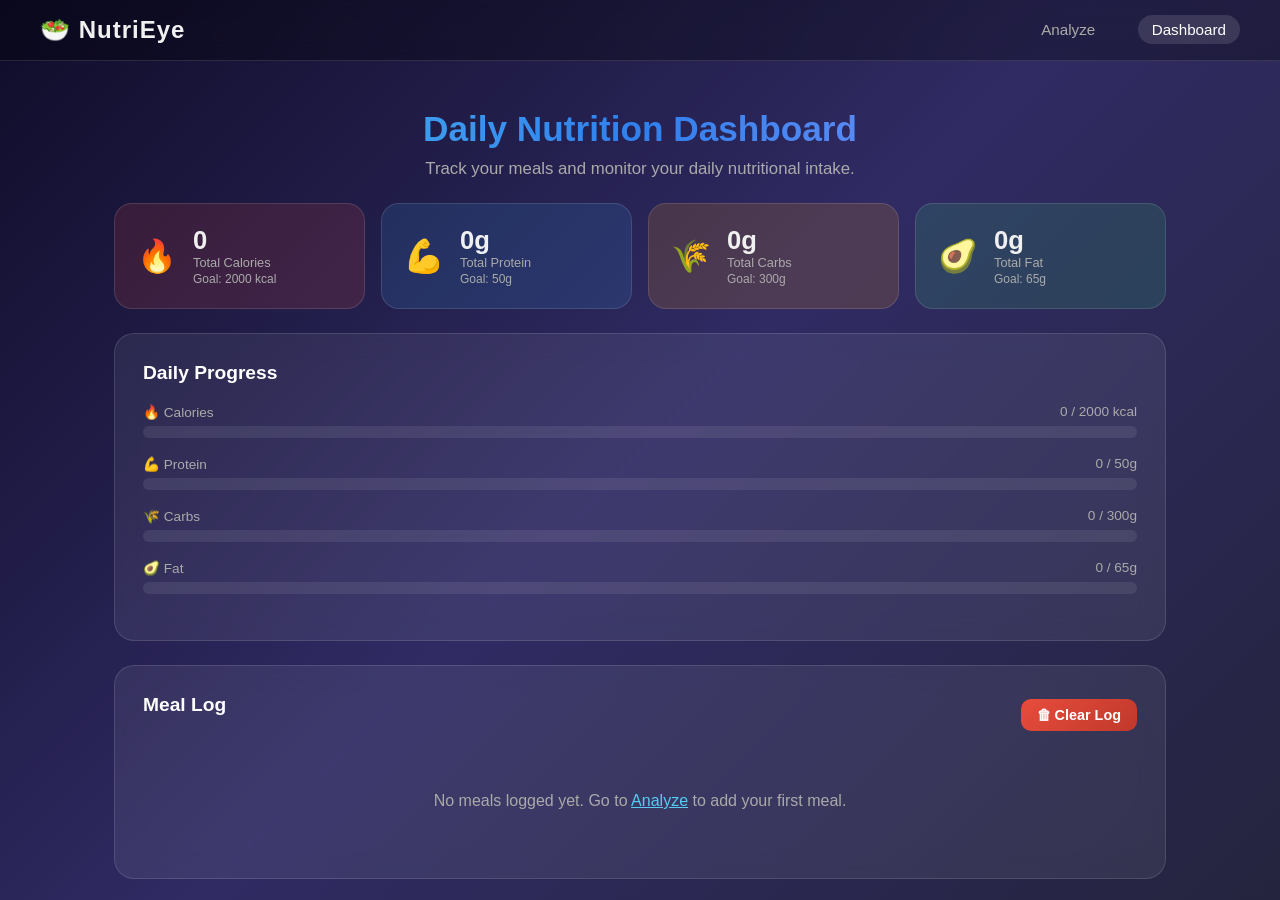
<file: frontend/dashboard.html>
<!DOCTYPE html>
<html lang="en">
<head>
  <meta charset="UTF-8" />
  <meta name="viewport" content="width=device-width, initial-scale=1.0"/>
  <title>NutriEye – Dashboard</title>
  <link rel="stylesheet" href="style.css" />
</head>
<body>

  <header class="header">
    <div class="logo">🥗 NutriEye</div>
    <nav>
      <a href="index.html">Analyze</a>
      <a href="dashboard.html" class="active">Dashboard</a>
    </nav>
  </header>

  <section class="hero">
    <h1>Daily Nutrition Dashboard</h1>
    <p>Track your meals and monitor your daily nutritional intake.</p>
  </section>

  <main class="dashboard-main">

    <!-- Summary Cards -->
    <div class="summary-grid">
      <div class="summary-card calories-card">
        <div class="summary-icon">🔥</div>
        <div class="summary-info">
          <div class="summary-value" id="totalCalories">0</div>
          <div class="summary-label">Total Calories</div>
          <div class="summary-goal">Goal: 2000 kcal</div>
        </div>
      </div>
      <div class="summary-card protein-card">
        <div class="summary-icon">💪</div>
        <div class="summary-info">
          <div class="summary-value" id="totalProtein">0g</div>
          <div class="summary-label">Total Protein</div>
          <div class="summary-goal">Goal: 50g</div>
        </div>
      </div>
      <div class="summary-card carbs-card">
        <div class="summary-icon">🌾</div>
        <div class="summary-info">
          <div class="summary-value" id="totalCarbs">0g</div>
          <div class="summary-label">Total Carbs</div>
          <div class="summary-goal">Goal: 300g</div>
        </div>
      </div>
      <div class="summary-card fat-card">
        <div class="summary-icon">🥑</div>
        <div class="summary-info">
          <div class="summary-value" id="totalFat">0g</div>
          <div class="summary-label">Total Fat</div>
          <div class="summary-goal">Goal: 65g</div>
        </div>
      </div>
    </div>

    <!-- Progress Bars -->
    <div class="card progress-section">
      <h2>Daily Progress</h2>
      <div class="progress-item">
        <div class="progress-label"><span>🔥 Calories</span><span id="calProgress">0 / 2000 kcal</span></div>
        <div class="progress-bar-bg"><div class="progress-bar-fill cal-fill" id="calBar" style="width:0%"></div></div>
      </div>
      <div class="progress-item">
        <div class="progress-label"><span>💪 Protein</span><span id="proProgress">0 / 50g</span></div>
        <div class="progress-bar-bg"><div class="progress-bar-fill pro-fill" id="proBar" style="width:0%"></div></div>
      </div>
      <div class="progress-item">
        <div class="progress-label"><span>🌾 Carbs</span><span id="carbProgress">0 / 300g</span></div>
        <div class="progress-bar-bg"><div class="progress-bar-fill carb-fill" id="carbBar" style="width:0%"></div></div>
      </div>
      <div class="progress-item">
        <div class="progress-label"><span>🥑 Fat</span><span id="fatProgress">0 / 65g</span></div>
        <div class="progress-bar-bg"><div class="progress-bar-fill fat-fill" id="fatBar" style="width:0%"></div></div>
      </div>
    </div>

    <!-- Meal Log Table -->
    <div class="card log-section">
      <div class="log-header">
        <h2>Meal Log</h2>
        <button class="btn-danger" onclick="clearLog()">🗑 Clear Log</button>
      </div>
      <div id="emptyLog" class="empty-log">
        <p>No meals logged yet. Go to <a href="index.html">Analyze</a> to add your first meal.</p>
      </div>
      <table id="logTable" class="log-table" style="display:none;">
        <thead>
          <tr>
            <th>Time</th>
            <th>Food</th>
            <th>Calories</th>
            <th>Protein</th>
            <th>Carbs</th>
            <th>Fat</th>
            <th>Action</th>
          </tr>
        </thead>
        <tbody id="logBody"></tbody>
      </table>
    </div>

  </main>

  <div id="toast" class="toast"></div>
  <script src="app.js"></script>
</body>
</html>
</file>
<file: frontend/style.css>
/* ── Reset & Base ── */
*, *::before, *::after { box-sizing: border-box; margin: 0; padding: 0; }

:root {
  --green:   #2ecc71;
  --blue:    #3498db;
  --orange:  #f39c12;
  --red:     #e74c3c;
  --purple:  #9b59b6;
  --dark:    #1a1a2e;
  --card-bg: rgba(255,255,255,0.07);
  --border:  rgba(255,255,255,0.12);
  --text:    #f0f0f0;
  --muted:   #aaa;
}

body {
  font-family: 'Segoe UI', Arial, sans-serif;
  background: linear-gradient(135deg, #0f0c29, #302b63, #24243e);
  min-height: 100vh;
  color: var(--text);
}

/* ── Header ── */
.header {
  display: flex;
  align-items: center;
  justify-content: space-between;
  padding: 16px 40px;
  background: rgba(0,0,0,0.3);
  backdrop-filter: blur(10px);
  border-bottom: 1px solid var(--border);
  position: sticky;
  top: 0;
  z-index: 100;
}

.logo {
  font-size: 1.5rem;
  font-weight: 700;
  letter-spacing: 1px;
}

nav a {
  color: var(--muted);
  text-decoration: none;
  margin-left: 24px;
  font-size: 0.95rem;
  padding: 6px 14px;
  border-radius: 20px;
  transition: all 0.2s;
}

nav a:hover, nav a.active {
  color: #fff;
  background: rgba(255,255,255,0.12);
}

/* ── Hero ── */
.hero {
  text-align: center;
  padding: 48px 20px 24px;
}

.hero h1 {
  font-size: 2.2rem;
  font-weight: 700;
  background: linear-gradient(90deg, #56ccf2, #2f80ed, #a29bfe);
  -webkit-background-clip: text;
  -webkit-text-fill-color: transparent;
  background-clip: text;
  margin-bottom: 10px;
}

.hero p { color: var(--muted); font-size: 1.05rem; }

/* ── Card ── */
.card {
  background: var(--card-bg);
  border: 1px solid var(--border);
  border-radius: 20px;
  padding: 28px;
  backdrop-filter: blur(12px);
}

.card h2 {
  font-size: 1.2rem;
  margin-bottom: 20px;
  color: #fff;
}

/* ── App Grid (Analyze page) ── */
.app-grid {
  display: grid;
  grid-template-columns: 1fr 1fr;
  gap: 24px;
  max-width: 1100px;
  margin: 0 auto 32px;
  padding: 0 24px;
}

@media (max-width: 768px) {
  .app-grid { grid-template-columns: 1fr; }
  .hero h1 { font-size: 1.5rem; }
}

/* ── Tabs ── */
.tabs {
  display: flex;
  gap: 8px;
  margin-bottom: 20px;
}

.tab {
  flex: 1;
  padding: 10px;
  border: 1px solid var(--border);
  border-radius: 10px;
  background: transparent;
  color: var(--muted);
  cursor: pointer;
  font-size: 0.9rem;
  transition: all 0.2s;
}

.tab.active, .tab:hover {
  background: rgba(255,255,255,0.12);
  color: #fff;
  border-color: rgba(255,255,255,0.3);
}

.tab-content { display: none; }
.tab-content.active { display: block; }

/* ── Drop Zone ── */
.drop-zone {
  display: flex;
  flex-direction: column;
  align-items: center;
  justify-content: center;
  border: 2px dashed var(--border);
  border-radius: 14px;
  padding: 30px 20px;
  cursor: pointer;
  min-height: 180px;
  transition: border-color 0.2s;
  margin-bottom: 16px;
  text-align: center;
  color: var(--muted);
}

.drop-zone:hover { border-color: #56ccf2; color: #fff; }

.drop-zone img {
  max-width: 100%;
  max-height: 200px;
  border-radius: 10px;
  object-fit: cover;
}

/* ── Webcam ── */
.webcam-wrapper {
  border-radius: 14px;
  overflow: hidden;
  background: #000;
  margin-bottom: 14px;
  min-height: 200px;
  display: flex;
  align-items: center;
  justify-content: center;
}

#webcamVideo {
  width: 100%;
  max-height: 240px;
  object-fit: cover;
  display: block;
}

.webcam-controls {
  display: flex;
  gap: 8px;
  flex-wrap: wrap;
}

/* ── Buttons ── */
.btn-primary, .btn-secondary, .btn-danger {
  padding: 11px 22px;
  border: none;
  border-radius: 10px;
  cursor: pointer;
  font-size: 0.9rem;
  font-weight: 600;
  transition: opacity 0.2s, transform 0.1s;
  width: 100%;
}

.btn-primary  { background: linear-gradient(135deg, #2f80ed, #56ccf2); color: #fff; }
.btn-secondary{ background: rgba(255,255,255,0.12); color: #fff; border: 1px solid var(--border); }
.btn-danger   { background: linear-gradient(135deg, #e74c3c, #c0392b); color: #fff; }

.btn-primary:hover, .btn-secondary:hover, .btn-danger:hover { opacity: 0.85; transform: translateY(-1px); }

.webcam-controls .btn-primary,
.webcam-controls .btn-secondary,
.webcam-controls .btn-danger { width: auto; flex: 1; }

/* ── Spinner ── */
.spinner {
  text-align: center;
  padding: 20px;
  color: var(--muted);
}

.spin {
  width: 40px; height: 40px;
  border: 4px solid rgba(255,255,255,0.1);
  border-top-color: #56ccf2;
  border-radius: 50%;
  animation: spin 0.8s linear infinite;
  margin: 0 auto 10px;
}

@keyframes spin { to { transform: rotate(360deg); } }

/* ── Results Panel ── */
.food-badge {
  display: flex;
  align-items: center;
  gap: 14px;
  margin-bottom: 20px;
  padding: 14px;
  background: rgba(255,255,255,0.05);
  border-radius: 12px;
}

#foodEmoji { font-size: 2.5rem; }

.food-badge h3 {
  font-size: 1.3rem;
  text-transform: capitalize;
  margin-bottom: 4px;
}

.confidence-badge {
  background: rgba(46,204,113,0.2);
  color: var(--green);
  border: 1px solid var(--green);
  padding: 3px 10px;
  border-radius: 20px;
  font-size: 0.8rem;
  font-weight: 600;
}

/* ── Nutrition Grid ── */
.nutrition-grid {
  display: grid;
  grid-template-columns: 1fr 1fr;
  gap: 12px;
  margin-bottom: 20px;
}

.nutrient-card {
  border-radius: 14px;
  padding: 16px;
  text-align: center;
  border: 1px solid var(--border);
}

.nutrient-card.calories  { background: rgba(231,76,60,0.15);  border-color: rgba(231,76,60,0.3); }
.nutrient-card.protein   { background: rgba(52,152,219,0.15); border-color: rgba(52,152,219,0.3); }
.nutrient-card.carbs     { background: rgba(243,156,18,0.15); border-color: rgba(243,156,18,0.3); }
.nutrient-card.fat       { background: rgba(46,204,113,0.15); border-color: rgba(46,204,113,0.3); }

.nutrient-icon  { font-size: 1.6rem; margin-bottom: 6px; }
.nutrient-value { font-size: 1.5rem; font-weight: 700; }
.nutrient-label { font-size: 0.75rem; color: var(--muted); margin-top: 4px; }

/* ── Vitamins Box ── */
.vitamins-box {
  background: rgba(155,89,182,0.15);
  border: 1px solid rgba(155,89,182,0.3);
  border-radius: 12px;
  padding: 14px;
  margin-bottom: 18px;
}

.vitamins-box h4 { margin-bottom: 6px; font-size: 0.9rem; }
.vitamins-box p  { color: #c8a8e9; font-size: 0.9rem; }

/* ── Calorie Bar ── */
.calorie-bar-wrapper { margin-bottom: 18px; }

.calorie-bar-label {
  display: flex;
  justify-content: space-between;
  font-size: 0.8rem;
  color: var(--muted);
  margin-bottom: 6px;
}

.calorie-bar-bg {
  background: rgba(255,255,255,0.08);
  border-radius: 20px;
  height: 10px;
  overflow: hidden;
}

.calorie-bar-fill {
  height: 100%;
  background: linear-gradient(90deg, #2ecc71, #f39c12, #e74c3c);
  border-radius: 20px;
  transition: width 0.6s ease;
}

/* ── BMI Section ── */
.bmi-section {
  max-width: 1100px;
  margin: 0 auto 40px;
  padding: 28px;
}

.bmi-form {
  display: flex;
  gap: 16px;
  align-items: flex-end;
  flex-wrap: wrap;
}

.input-group {
  display: flex;
  flex-direction: column;
  gap: 6px;
  flex: 1;
  min-width: 140px;
}

.input-group label { font-size: 0.85rem; color: var(--muted); }

.input-group input {
  padding: 11px 14px;
  border-radius: 10px;
  border: 1px solid var(--border);
  background: rgba(255,255,255,0.07);
  color: #fff;
  font-size: 0.95rem;
  outline: none;
  transition: border-color 0.2s;
}

.input-group input:focus { border-color: #56ccf2; }

.bmi-form .btn-primary { width: auto; min-width: 160px; }

.bmi-result {
  margin-top: 24px;
  text-align: center;
}

.bmi-value {
  font-size: 3rem;
  font-weight: 800;
  background: linear-gradient(90deg, #56ccf2, #a29bfe);
  -webkit-background-clip: text;
  -webkit-text-fill-color: transparent;
  background-clip: text;
}

.bmi-category {
  font-size: 1.1rem;
  margin: 6px 0 20px;
  font-weight: 600;
}

.bmi-scale {
  display: flex;
  border-radius: 12px;
  overflow: hidden;
  font-size: 0.75rem;
  text-align: center;
}

.bmi-range { flex: 1; padding: 10px 4px; font-weight: 600; }
.bmi-range.underweight { background: rgba(52,152,219,0.4); }
.bmi-range.normal      { background: rgba(46,204,113,0.4); }
.bmi-range.overweight  { background: rgba(243,156,18,0.4); }
.bmi-range.obese       { background: rgba(231,76,60,0.4); }

/* ── Dashboard ── */
.dashboard-main {
  max-width: 1100px;
  margin: 0 auto 40px;
  padding: 0 24px;
  display: flex;
  flex-direction: column;
  gap: 24px;
}

.summary-grid {
  display: grid;
  grid-template-columns: repeat(4, 1fr);
  gap: 16px;
}

@media (max-width: 768px) {
  .summary-grid { grid-template-columns: 1fr 1fr; }
}

.summary-card {
  border-radius: 18px;
  padding: 22px;
  display: flex;
  align-items: center;
  gap: 16px;
  border: 1px solid var(--border);
}

.summary-card.calories-card { background: rgba(231,76,60,0.15); }
.summary-card.protein-card  { background: rgba(52,152,219,0.15); }
.summary-card.carbs-card    { background: rgba(243,156,18,0.15); }
.summary-card.fat-card      { background: rgba(46,204,113,0.15); }

.summary-icon  { font-size: 2rem; }
.summary-value { font-size: 1.6rem; font-weight: 700; }
.summary-label { font-size: 0.8rem; color: var(--muted); }
.summary-goal  { font-size: 0.75rem; color: var(--muted); margin-top: 2px; }

/* ── Progress Bars (Dashboard) ── */

.progress-item { margin-bottom: 18px; }

.progress-label {
  display: flex;
  justify-content: space-between;
  font-size: 0.85rem;
  margin-bottom: 6px;
  color: var(--muted);
}

.progress-bar-bg {
  background: rgba(255,255,255,0.08);
  border-radius: 20px;
  height: 12px;
  overflow: hidden;
}

.progress-bar-fill {
  height: 100%;
  border-radius: 20px;
  transition: width 0.6s ease;
}

.cal-fill  { background: linear-gradient(90deg, #e74c3c, #c0392b); }
.pro-fill  { background: linear-gradient(90deg, #3498db, #2980b9); }
.carb-fill { background: linear-gradient(90deg, #f39c12, #e67e22); }
.fat-fill  { background: linear-gradient(90deg, #2ecc71, #27ae60); }

/* ── Meal Log Table ── */
.log-header {
  display: flex;
  justify-content: space-between;
  align-items: center;
  margin-bottom: 16px;
}

.log-header .btn-danger { width: auto; padding: 8px 16px; }

.empty-log {
  text-align: center;
  padding: 40px;
  color: var(--muted);
}

.empty-log a { color: #56ccf2; }

.log-table {
  width: 100%;
  border-collapse: collapse;
  font-size: 0.9rem;
}

.log-table th {
  text-align: left;
  padding: 10px 12px;
  border-bottom: 1px solid var(--border);
  color: var(--muted);
  font-weight: 600;
}

.log-table td {
  padding: 10px 12px;
  border-bottom: 1px solid rgba(255,255,255,0.05);
  text-transform: capitalize;
}

.log-table tr:hover td { background: rgba(255,255,255,0.04); }

.log-table .btn-danger { width: auto; padding: 5px 12px; font-size: 0.8rem; }

/* ── Toast ── */
.toast {
  position: fixed;
  bottom: 30px;
  left: 50%;
  transform: translateX(-50%) translateY(20px);
  background: rgba(30,30,50,0.95);
  border: 1px solid var(--border);
  color: #fff;
  padding: 12px 28px;
  border-radius: 30px;
  font-size: 0.9rem;
  opacity: 0;
  pointer-events: none;
  transition: all 0.3s ease;
  z-index: 999;
  backdrop-filter: blur(10px);
}

.toast.show {
  opacity: 1;
  transform: translateX(-50%) translateY(0);
}

/* ── Charts ── */
.charts-wrapper {
  display: grid;
  grid-template-columns: 1fr 1fr;
  gap: 16px;
  margin-bottom: 20px;
}

.chart-box {
  background: rgba(255,255,255,0.05);
  border: 1px solid var(--border);
  border-radius: 14px;
  padding: 14px;
  text-align: center;
}

.chart-title {
  font-size: 0.8rem;
  color: var(--muted);
  margin-bottom: 10px;
}

/* ── Weight Input ── */
.weight-row {
  display: flex;
  align-items: center;
  gap: 12px;
  margin-bottom: 12px;
  color: var(--muted);
  font-size: 0.9rem;
}

.weight-row input {
  width: 100px;
  padding: 9px 12px;
  border-radius: 10px;
  border: 1px solid var(--border);
  background: rgba(255,255,255,0.07);
  color: #fff;
  font-size: 0.95rem;
  outline: none;
}

.weight-row input:focus { border-color: #56ccf2; }
</file>
